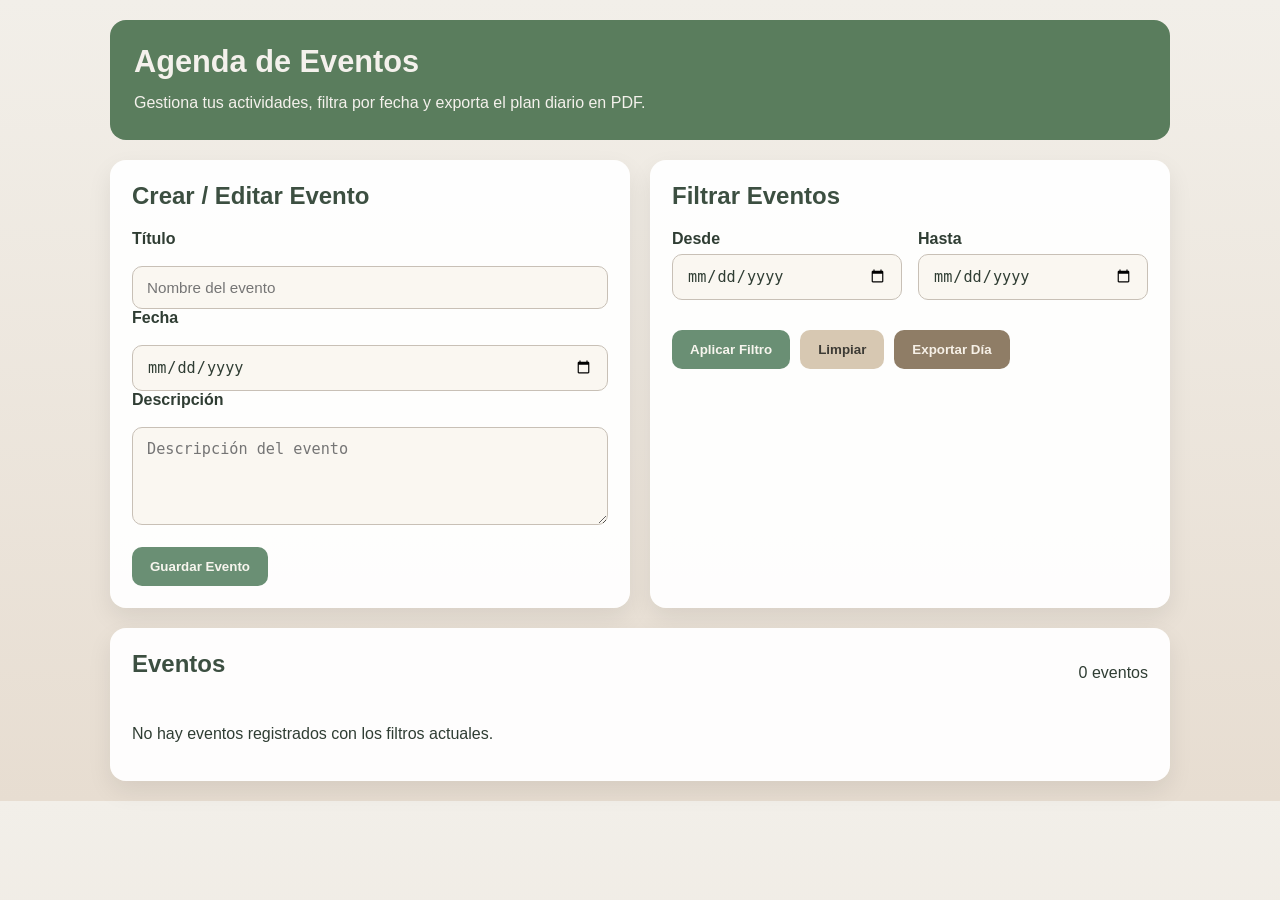
<file: agenda/index.html>
<!DOCTYPE html>
<html lang="es">
<head>
    <meta charset="UTF-8">
    <meta name="viewport" content="width=device-width, initial-scale=1.0">
    <title>Agenda de Eventos</title>
    <link rel="stylesheet" href="css/styles.css">
</head>
<body>
    <div class="container">
        <header class="hero">
            <div>
                <h1>Agenda de Eventos</h1>
                <p>Gestiona tus actividades, filtra por fecha y exporta el plan diario en PDF.</p>
            </div>
        </header>

        <main>
            <section class="panel panel-form">
                <h2>Crear / Editar Evento</h2>
                <form id="evento-form">
                    <input type="hidden" id="evento-id">
                    <label for="titulo">Título</label>
                    <input type="text" id="titulo" placeholder="Nombre del evento" required>

                    <label for="fecha">Fecha</label>
                    <input type="date" id="fecha" required>

                    <label for="descripcion">Descripción</label>
                    <textarea id="descripcion" rows="4" placeholder="Descripción del evento" required></textarea>

                    <div class="form-actions">
                        <button type="submit" class="btn-primary">Guardar Evento</button>
                        <button type="button" id="cancelar-edicion" class="btn-secondary hidden">Cancelar</button>
                    </div>
                </form>
            </section>

            <section class="panel panel-filter">
                <h2>Filtrar Eventos</h2>
                <div class="range-grid">
                    <label>
                        Desde
                        <input type="date" id="filtro-desde">
                    </label>
                    <label>
                        Hasta
                        <input type="date" id="filtro-hasta">
                    </label>
                </div>
                <div class="panel-actions">
                    <button id="boton-filtrar" class="btn-primary">Aplicar Filtro</button>
                    <button id="boton-limpiar" class="btn-secondary">Limpiar</button>
                    <button id="boton-exportar" class="btn-export">Exportar Día</button>
                </div>
            </section>

            <section class="panel panel-list">
                <div class="list-header">
                    <h2>Eventos</h2>
                    <span id="eventos-count">0 eventos</span>
                </div>
                <div id="lista-eventos" class="lista-eventos"></div>
            </section>
        </main>
    </div>
    <script src="js/app.js"></script>
</body>
</html>
</file>
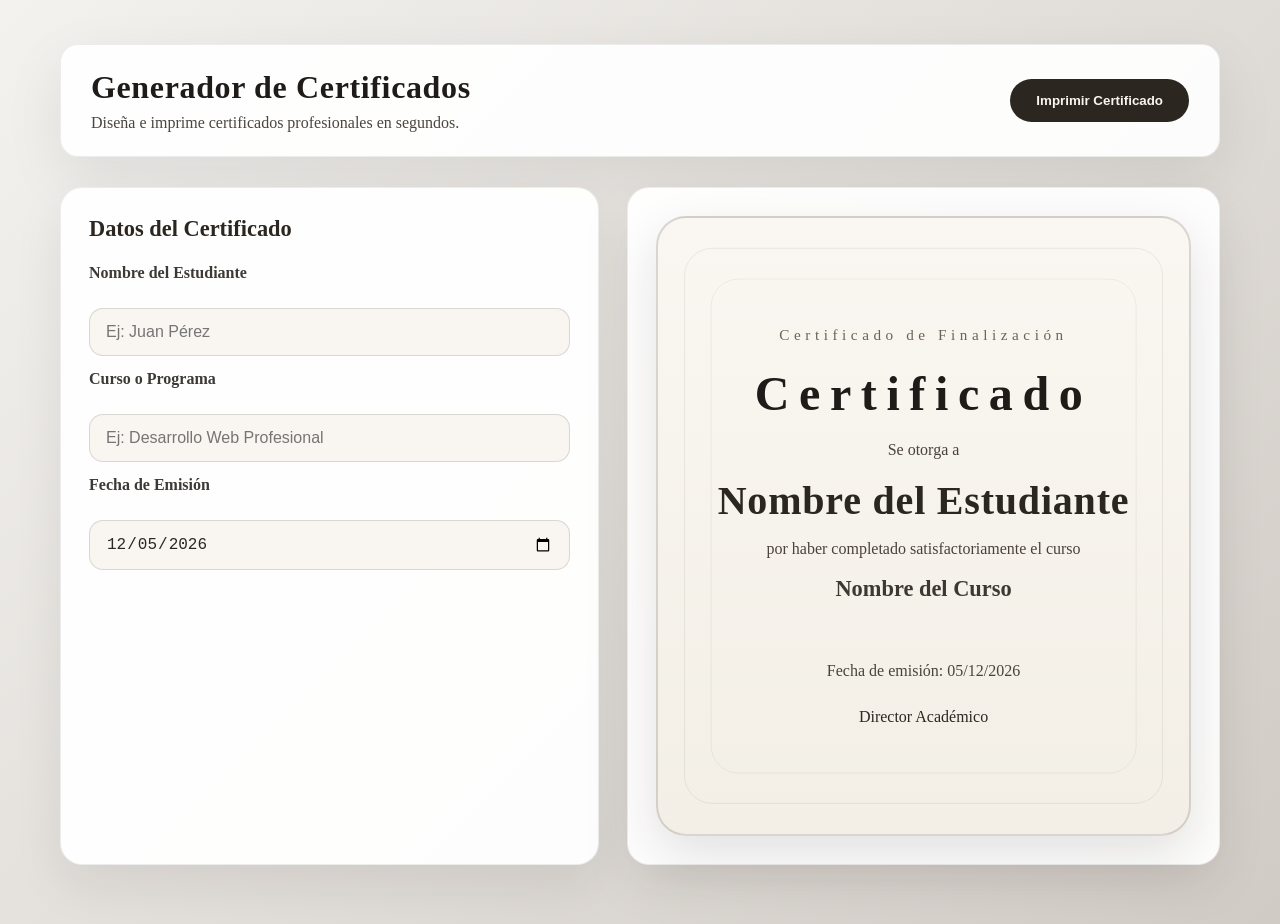
<file: certificados/index.html>
<!DOCTYPE html>
<html lang="es">
<head>
    <meta charset="UTF-8">
    <meta name="viewport" content="width=device-width, initial-scale=1.0">
    <title>Generador de Certificados</title>
    <link rel="stylesheet" href="css/styles.css">
</head>
<body>
    <div class="app-shell">
        <header class="app-header">
            <div>
                <h1>Generador de Certificados</h1>
                <p>Diseña e imprime certificados profesionales en segundos.</p>
            </div>
            <button class="btn" onclick="imprimirCertificado()">Imprimir Certificado</button>
        </header>

        <main class="main-content">
            <section class="form-panel">
                <h2>Datos del Certificado</h2>
                <div class="form-group">
                    <label for="inputNombre">Nombre del Estudiante</label>
                    <input type="text" id="inputNombre" placeholder="Ej: Juan Pérez">
                </div>
                <div class="form-group">
                    <label for="inputCurso">Curso o Programa</label>
                    <input type="text" id="inputCurso" placeholder="Ej: Desarrollo Web Profesional">
                </div>
                <div class="form-group">
                    <label for="inputFecha">Fecha de Emisión</label>
                    <input type="date" id="inputFecha">
                </div>
            </section>

            <section class="preview-panel">
                <div id="certificado" class="certificado">
                    <div class="certificado-legend">Certificado de Finalización</div>
                    <h1>Certificado</h1>
                    <p class="certificado-text">Se otorga a</p>
                    <p id="nombre" class="certificado-nombre">Nombre del Estudiante</p>
                    <p class="certificado-text">por haber completado satisfactoriamente el curso</p>
                    <p id="curso" class="certificado-curso">Nombre del Curso</p>
                    <div class="certificado-footer">
                        <p>Fecha de emisión: <span id="fecha">--/--/----</span></p>
                        <p class="firma">Director Académico</p>
                    </div>
                </div>
            </section>
        </main>
    </div>

    <script src="js/app.js"></script>
</body>
</html>
</file>
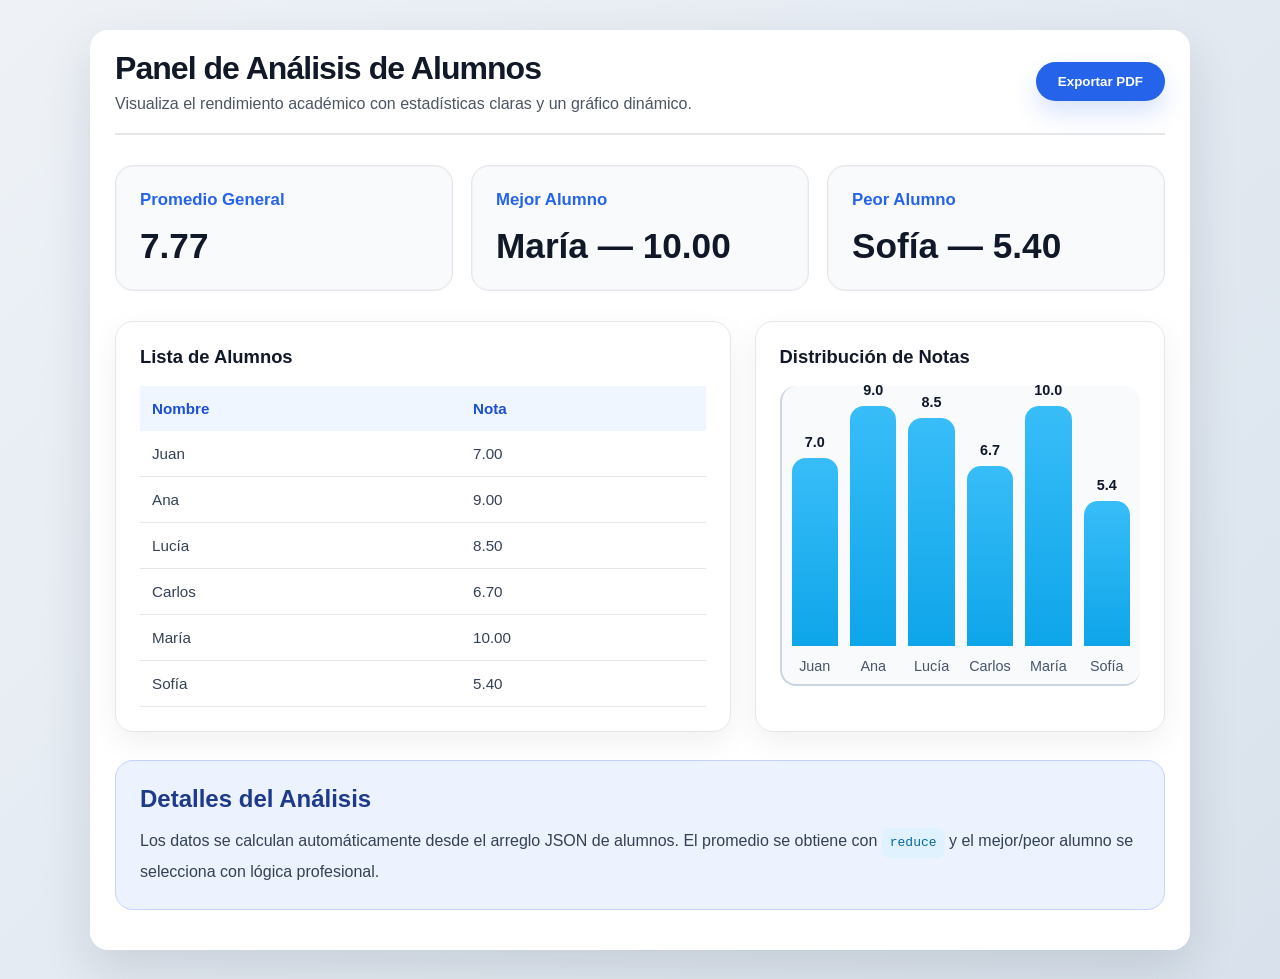
<file: dashboard/index.html>
<!DOCTYPE html>
<html lang="es">
<head>
    <meta charset="UTF-8">
    <meta name="viewport" content="width=device-width, initial-scale=1.0">
    <title>Dashboard de Alumnos</title>
    <link rel="stylesheet" href="css/styles.css">
</head>
<body>
    <div class="dashboard-container">
        <header class="dashboard-header">
            <div>
                <h1>Panel de Análisis de Alumnos</h1>
                <p>Visualiza el rendimiento académico con estadísticas claras y un gráfico dinámico.</p>
            </div>
            <button class="btn btn-print" onclick="imprimirDashboard()">Exportar PDF</button>
        </header>

        <section class="stats-panel">
            <article class="stat-card">
                <h2>Promedio General</h2>
                <p id="promedio">0.00</p>
            </article>
            <article class="stat-card">
                <h2>Mejor Alumno</h2>
                <p id="mejorAlumno">-</p>
            </article>
            <article class="stat-card">
                <h2>Peor Alumno</h2>
                <p id="peorAlumno">-</p>
            </article>
        </section>

        <section class="content-panel">
            <div class="alumnos-card">
                <h2>Lista de Alumnos</h2>
                <table>
                    <thead>
                        <tr>
                            <th>Nombre</th>
                            <th>Nota</th>
                        </tr>
                    </thead>
                    <tbody id="listaAlumnos"></tbody>
                </table>
            </div>

            <div class="grafico-card">
                <h2>Distribución de Notas</h2>
                <div class="grafico" id="graficoNotas"></div>
            </div>
        </section>

        <section class="detalle-panel">
            <div class="detalle-info">
                <h2>Detalles del Análisis</h2>
                <p>Los datos se calculan automáticamente desde el arreglo JSON de alumnos. El promedio se obtiene con <code>reduce</code> y el mejor/peor alumno se selecciona con lógica profesional.</p>
            </div>
        </section>
    </div>

    <script src="js/app.js"></script>
</body>
</html>
</file>
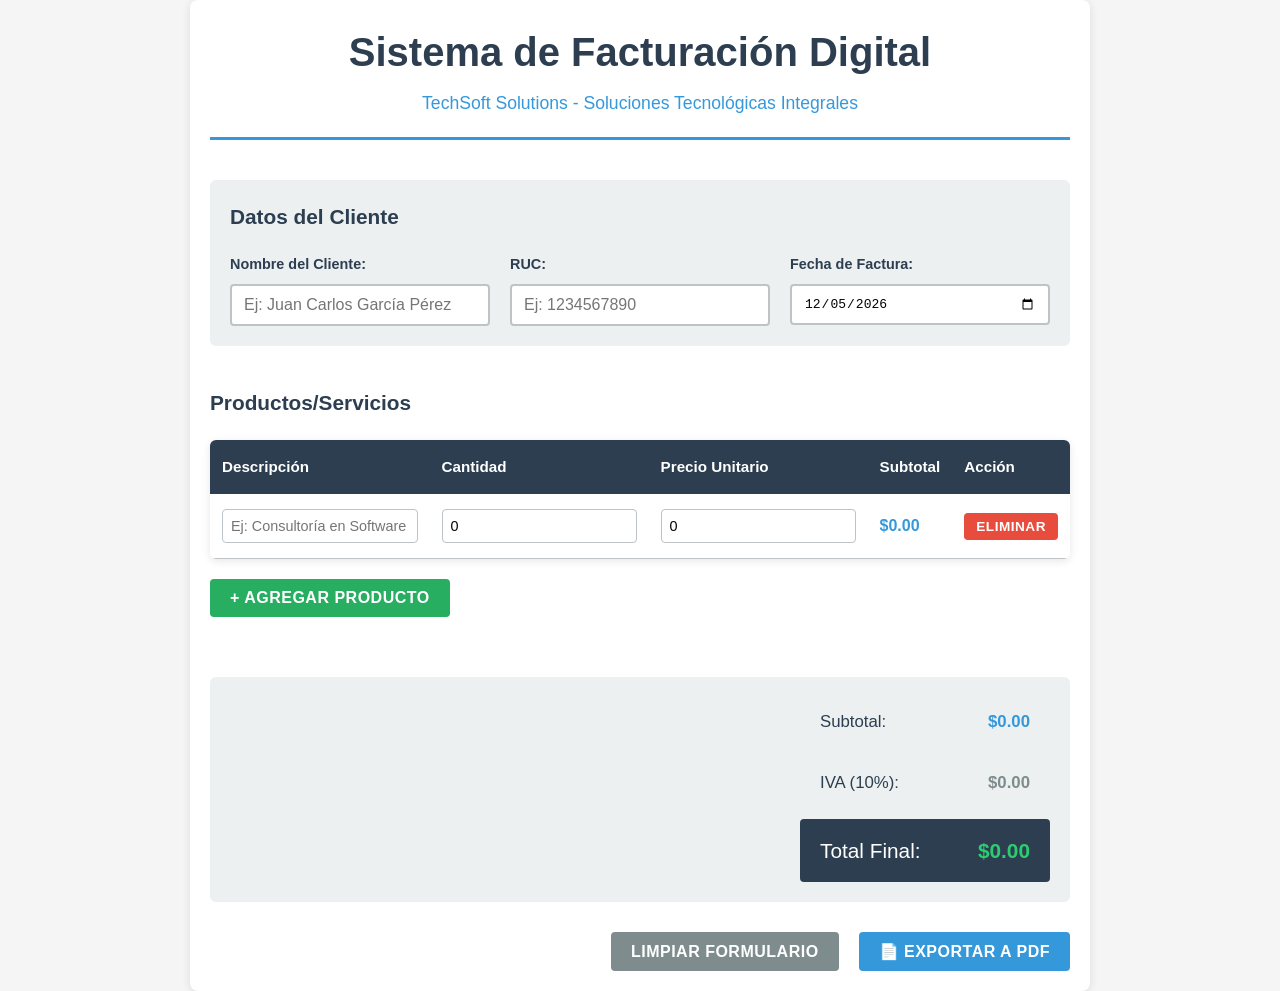
<file: facturacion/index.html>
<!DOCTYPE html>
<html lang="es">
<head>
    <meta charset="UTF-8">
    <meta name="viewport" content="width=device-width, initial-scale=1.0">
    <title>Sistema de Facturación - TechSoft Solutions</title>
    <link rel="stylesheet" href="css/styles.css">
</head>
<body>
    <div class="container">
        <header class="header">
            <h1>Sistema de Facturación Digital</h1>
            <p>TechSoft Solutions - Soluciones Tecnológicas Integrales</p>
        </header>

        <main>
            <section class="form-section">
                <h2>Datos del Cliente</h2>
                <div class="form-group">
                    <div class="form-field">
                        <label for="nombreCliente">Nombre del Cliente:</label>
                        <input type="text" id="nombreCliente" placeholder="Ej: Juan Carlos García Pérez">
                    </div>
                    <div class="form-field">
                        <label for="rucCliente">RUC:</label>
                        <input type="text" id="rucCliente" placeholder="Ej: 1234567890">
                    </div>
                    <div class="form-field">
                        <label for="fechaFactura">Fecha de Factura:</label>
                        <input type="date" id="fechaFactura">
                    </div>
                </div>
            </section>

            <section class="productos-section">
                <h2>Productos/Servicios</h2>
                <div class="table-wrapper">
                    <table id="tablitaProductos">
                        <thead>
                            <tr>
                                <th>Descripción</th>
                                <th>Cantidad</th>
                                <th>Precio Unitario</th>
                                <th>Subtotal</th>
                                <th>Acción</th>
                            </tr>
                        </thead>
                        <tbody id="cuerpoTabla">
                            <!-- Las filas se agregan aquí dinamicamente -->
                        </tbody>
                    </table>
                </div>
                <button class="btn btn-agregar" onclick="agregarFila()">+ Agregar Producto</button>
            </section>

            <section class="totales-section">
                <div class="totales-container">
                    <div class="total-item">
                        <span>Subtotal:</span>
                        <span id="subtotal">$0.00</span>
                    </div>
                    <div class="total-item iva">
                        <span>IVA (10%):</span>
                        <span id="iva">$0.00</span>
                    </div>
                    <div class="total-item total-final">
                        <span>Total Final:</span>
                        <span id="totalFinal">$0.00</span>
                    </div>
                </div>
            </section>

            <div class="botones-acciones">
                <button class="btn btn-limpiar" onclick="limpiarFormulario()">Limpiar Formulario</button>
                <button class="btn btn-imprimir" onclick="imprimirFactura()">📄 Exportar a PDF</button>
            </div>
        </main>
    </div>

    <!-- SECCIÓN DE FACTURA PARA IMPRESIÓN -->
    <div id="factura" class="factura-print">
        <header class="factura-header">
            <div class="empresa-info">
                <h1>TECHSOFT SOLUTIONS</h1>
                <p class="empresa-desc">Soluciones Tecnológicas Integrales</p>
                <p class="empresa-contacto">
                    📍 Av. Tecnológica 123, Centro Empresarial<br>
                    📞 +1-555-0100 | 📧 info@techsoft.com<br>
                    🏢 RUC: 1098765432
                </p>
            </div>
        </header>

        <section class="factura-titulo">
            <h2>FACTURA ELECTRÓNICA</h2>
            <div class="numero-fecha">
                <p><strong>Factura #:</strong> <span id="numeroFactura">001</span></p>
                <p><strong>Fecha:</strong> <span id="fechaFacturaImp">--/--/----</span></p>
            </div>
        </section>

        <section class="cliente-info">
            <h3>Información del Cliente</h3>
            <div class="cliente-datos">
                <p><strong>Nombre:</strong> <span id="nombreClienteImp">---</span></p>
                <p><strong>RUC:</strong> <span id="rucClienteImp">---</span></p>
            </div>
        </section>

        <section class="factura-tabla">
            <table id="tablaFacturaImp">
                <thead>
                    <tr>
                        <th>Descripción</th>
                        <th>Cantidad</th>
                        <th>Precio Unitario</th>
                        <th>Subtotal</th>
                    </tr>
                </thead>
                <tbody id="cuerpoTablaImp">
                    <!-- Se llena dinamicamente -->
                </tbody>
            </table>
        </section>

        <section class="factura-totales">
            <div class="totales-factura">
                <div class="total-row">
                    <span>Subtotal:</span>
                    <span id="subtotalImp">$0.00</span>
                </div>
                <div class="total-row iva-row">
                    <span>IVA (10%):</span>
                    <span id="ivaImp">$0.00</span>
                </div>
                <div class="total-row total-final-row">
                    <span>TOTAL A PAGAR:</span>
                    <span id="totalFinalImp">$0.00</span>
                </div>
            </div>
        </section>

        <footer class="factura-footer">
            <p>Gracias por su compra. Esperamos seguir siendo su socio tecnológico.</p>
            <p class="pie-nota">Este documento es una factura electrónica válida</p>
        </footer>
    </div>

    <script src="js/app.js"></script>
</body>
</html>
</file>
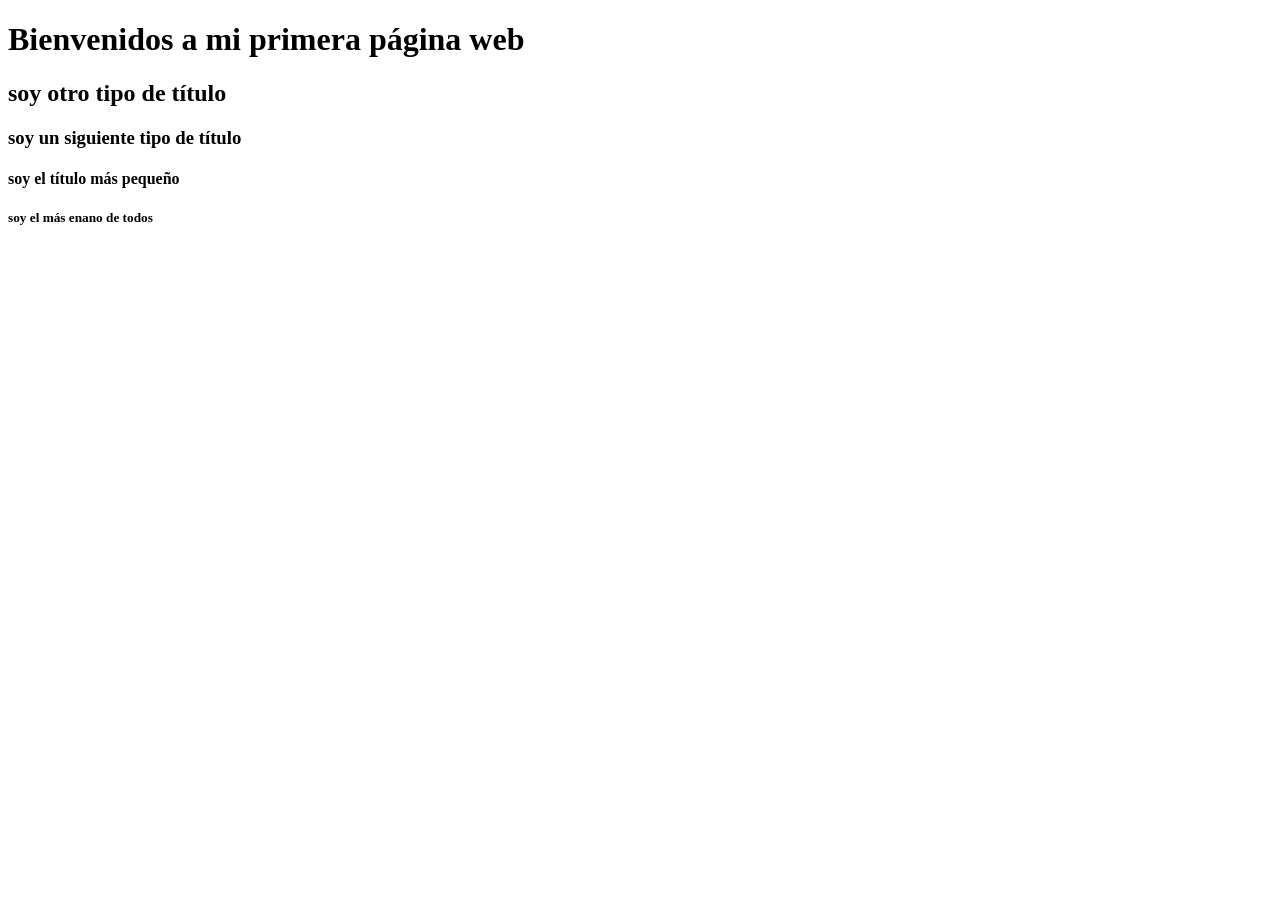
<file: testeo/index.html>
<!doctype html>
<html lang="en">
  <head>
    <meta charset="UTF-8" />
    <meta name="viewport" content="width=device-width, initial-scale=1.0" />
    <title>Mi primera página web</title>
  </head>
  <body>
    <h1>Bienvenidos a mi primera página web</h1>
    <h2>soy otro tipo de título</h2>
    <h3>soy un siguiente tipo de título</h3>
    <h4>soy el título más pequeño</h4>
    <h5>soy el más enano de todos</h5>
  </body>
</html>
</file>
<file: agenda/css/styles.css>
* {
    box-sizing: border-box;
}

body {
    margin: 0;
    font-family: "Segoe UI", Tahoma, Geneva, Verdana, sans-serif;
    background: linear-gradient(180deg, #f2efe9 0%, #e7ddd1 100%);
    color: #2f3d33;
}

.container {
    max-width: 1100px;
    margin: 0 auto;
    padding: 20px;
}

.hero {
    display: flex;
    align-items: center;
    justify-content: space-between;
    background-color: #5a7d5d;
    color: #f4f1ec;
    padding: 24px;
    border-radius: 16px;
    margin-bottom: 20px;
}

.hero h1 {
    margin: 0 0 10px;
    font-size: clamp(1.8rem, 2.4vw, 2.6rem);
}

.hero p {
    margin: 0;
    line-height: 1.6;
    max-width: 640px;
}

main {
    display: grid;
    grid-template-columns: 1fr 1fr;
    gap: 20px;
}

.panel {
    background: rgba(255, 255, 255, 0.95);
    padding: 22px;
    border-radius: 16px;
    box-shadow: 0 10px 25px rgba(0, 0, 0, 0.08);
}

.panel h2 {
    margin-top: 0;
    color: #3c4f41;
}

label {
    display: block;
    margin-bottom: 12px;
    font-weight: 600;
}

input[type="text"],
input[type="date"],
textarea {
    width: 100%;
    padding: 12px 14px;
    border: 1px solid #c8c0b6;
    border-radius: 10px;
    background: #faf7f1;
    color: #2f3d33;
    margin-top: 6px;
    font-size: 0.95rem;
}

textarea {
    resize: vertical;
}

.form-actions,
.panel-actions {
    display: flex;
    flex-wrap: wrap;
    gap: 10px;
    align-items: center;
    margin-top: 18px;
}

.btn-primary,
.btn-secondary,
.btn-export {
    border: none;
    border-radius: 10px;
    padding: 12px 18px;
    font-weight: 700;
    cursor: pointer;
}

.btn-primary {
    background-color: #6a8f74;
    color: #f7f5ee;
}

.btn-primary:hover {
    background-color: #597961;
}

.btn-secondary {
    background-color: #d7c8b2;
    color: #3d3b35;
}

.btn-secondary:hover {
    background-color: #c1b29f;
}

.btn-export {
    background-color: #8f7d66;
    color: #f6f0e7;
}

.btn-export:hover {
    background-color: #7a6a58;
}

.hidden {
    display: none;
}

.range-grid {
    display: grid;
    grid-template-columns: 1fr 1fr;
    gap: 16px;
}

.panel-list {
    grid-column: 1 / -1;
}

.list-header {
    display: flex;
    justify-content: space-between;
    align-items: center;
    gap: 10px;
    margin-bottom: 12px;
}

.lista-eventos {
    display: grid;
    gap: 14px;
}

.evento-card {
    padding: 18px;
    border-radius: 14px;
    border: 1px solid #d8d2c4;
    background-color: #f9f5ef;
}

.evento-card h3 {
    margin: 0 0 8px;
}

.evento-meta {
    display: flex;
    justify-content: space-between;
    gap: 12px;
    flex-wrap: wrap;
    color: #5c5a52;
    font-size: 0.95rem;
}

.evento-card p {
    margin: 14px 0 0;
    line-height: 1.6;
}

.card-actions {
    margin-top: 16px;
    display: flex;
    gap: 10px;
    flex-wrap: wrap;
}

.card-actions button {
    width: fit-content;
}

@media (max-width: 900px) {
    main {
        grid-template-columns: 1fr;
    }

    .panel-list {
        grid-column: auto;
    }
}

@media (max-width: 620px) {
    .hero {
        flex-direction: column;
        text-align: center;
    }

    .range-grid {
        grid-template-columns: 1fr;
    }
}

@media print {
    body {
        background: white;
        color: black;
    }

    .container, .panel {
        box-shadow: none;
        background: white;
        border: none;
    }

    button,
    .form-actions,
    .panel-actions,
    input,
    textarea,
    label {
        display: none !important;
    }

    .evento-card {
        page-break-inside: avoid;
    }
}
</file>
<file: certificados/css/styles.css>
* {
    margin: 0;
    padding: 0;
    box-sizing: border-box;
}

body {
    min-height: 100vh;
    font-family: 'Georgia', 'Times New Roman', serif;
    background: linear-gradient(135deg, #f3f2ef 0%, #d1cbc5 100%);
    color: #2c2a28;
}

.app-shell {
    max-width: 1200px;
    margin: 24px auto;
    padding: 20px;
}

.app-header {
    display: flex;
    justify-content: space-between;
    align-items: center;
    gap: 20px;
    margin-bottom: 30px;
    padding: 24px 30px;
    background: rgba(255, 255, 255, 0.92);
    border: 1px solid rgba(32, 32, 32, 0.08);
    border-radius: 18px;
    box-shadow: 0 20px 60px rgba(18, 18, 18, 0.08);
}

.app-header h1 {
    font-size: 2rem;
    letter-spacing: 0.02em;
    color: #1f1b18;
}

.app-header p {
    margin-top: 8px;
    color: #4b453f;
    font-size: 1rem;
}

.btn {
    border: none;
    padding: 14px 26px;
    border-radius: 999px;
    background: #2c2620;
    color: #f8f5f1;
    font-weight: 700;
    cursor: pointer;
    transition: transform 0.2s ease, background-color 0.2s ease;
}

.btn:hover {
    transform: translateY(-2px);
    background: #443a31;
}

.main-content {
    display: grid;
    grid-template-columns: 1fr 1.1fr;
    gap: 28px;
}

.form-panel,
.preview-panel {
    background: rgba(255, 255, 255, 0.95);
    border-radius: 22px;
    border: 1px solid rgba(32, 32, 32, 0.08);
    box-shadow: 0 20px 50px rgba(22, 18, 15, 0.08);
    padding: 28px;
}

.form-panel h2,
.preview-panel h2 {
    font-size: 1.4rem;
    color: #2c2620;
    margin-bottom: 22px;
}

.form-group {
    display: grid;
    gap: 18px;
    margin-bottom: 14px;
}

.form-group label {
    font-weight: 700;
    color: #3d3a36;
    margin-bottom: 8px;
}

.form-group input {
    width: 100%;
    padding: 14px 16px;
    font-size: 1rem;
    border-radius: 14px;
    border: 1px solid rgba(32, 32, 32, 0.14);
    background: #f9f6f1;
    color: #2c2620;
    transition: border-color 0.2s ease;
}

.form-group input:focus {
    outline: none;
    border-color: #2c2620;
}

.certificado {
    position: relative;
    min-height: 620px;
    padding: 48px 52px;
    border-radius: 30px;
    background: linear-gradient(180deg, #faf7f2 0%, #f3efe6 100%);
    border: 2px solid rgba(44, 38, 32, 0.16);
    box-shadow: 0 18px 50px rgba(33, 27, 21, 0.12);
    display: flex;
    flex-direction: column;
    align-items: center;
    justify-content: center;
    text-align: center;
}

.certificado::before,
.certificado::after {
    content: '';
    position: absolute;
    width: 90%;
    height: 90%;
    border: 1px solid rgba(44, 38, 32, 0.08);
    border-radius: 28px;
    top: 50%;
    left: 50%;
    transform: translate(-50%, -50%);
    pointer-events: none;
}

.certificado::after {
    width: 80%;
    height: 80%;
    border-color: rgba(44, 38, 32, 0.06);
}

.certificado-legend {
    font-size: 0.95rem;
    letter-spacing: 0.3em;
    color: #6e6258;
    margin-bottom: 22px;
}

.certificado h1 {
    font-size: 3rem;
    letter-spacing: 0.2em;
    margin-bottom: 20px;
    color: #1f1b18;
}

.certificado-text {
    font-size: 1rem;
    color: #4a4239;
    margin-bottom: 18px;
}

.certificado-nombre {
    font-size: 2.5rem;
    font-weight: 700;
    letter-spacing: 0.02em;
    margin-bottom: 16px;
    color: #2c2620;
}

.certificado-curso {
    font-size: 1.4rem;
    font-weight: 700;
    margin-bottom: 24px;
    color: #3d3832;
}

.certificado-footer {
    margin-top: 36px;
    width: 100%;
    display: flex;
    flex-direction: column;
    align-items: center;
    gap: 10px;
    color: #4b433b;
}

.certificado-footer p {
    font-size: 1rem;
}

.firma {
    margin-top: 18px;
    font-family: 'Brush Script MT', cursive;
    font-size: 1.5rem;
    color: #2c2620;
}

@media (max-width: 980px) {
    .main-content {
        grid-template-columns: 1fr;
    }
}

@media (max-width: 680px) {
    .app-shell {
        margin: 16px;
    }

    .app-header {
        flex-direction: column;
        align-items: flex-start;
    }

    .certificado {
        min-height: 520px;
        padding: 32px 24px;
    }
}

@media print {
    body * {
        visibility: hidden;
    }

    #certificado, #certificado * {
        visibility: visible;
    }

    #certificado {
        position: absolute;
        left: 0;
        top: 0;
        width: 100%;
        margin: 0;
        box-shadow: none;
        border: 2px solid #4a3f31;
        background: #f8f1e4;
        padding: 36px;
        -webkit-print-color-adjust: exact;
        print-color-adjust: exact;
        color-adjust: exact;
        background-color: #f8f1e4;
    }

    .app-shell, .app-shell * {
        visibility: hidden;
    }

    @page {
        margin: 15mm;
        size: auto;
    }
}
</file>
<file: dashboard/css/styles.css>
* {
    margin: 0;
    padding: 0;
    box-sizing: border-box;
}

body {
    font-family: 'Segoe UI', Tahoma, Geneva, Verdana, sans-serif;
    background: linear-gradient(135deg, #eef2f7 0%, #d9e2ec 100%);
    color: #1f2937;
}

.dashboard-container {
    max-width: 1100px;
    margin: 30px auto;
    padding: 20px 25px 40px;
    background: #ffffff;
    border-radius: 18px;
    box-shadow: 0 20px 50px rgba(15, 23, 42, 0.12);
}

.dashboard-header {
    display: flex;
    justify-content: space-between;
    align-items: center;
    gap: 20px;
    padding-bottom: 20px;
    border-bottom: 2px solid #e5e7eb;
}

.dashboard-header h1 {
    font-size: 2rem;
    letter-spacing: -0.03em;
    color: #111827;
}

.dashboard-header p {
    margin-top: 8px;
    color: #4b5563;
    max-width: 600px;
}

.btn {
    padding: 12px 22px;
    border: none;
    border-radius: 999px;
    font-weight: 700;
    cursor: pointer;
    transition: transform 0.25s ease, box-shadow 0.25s ease, background-color 0.25s ease;
}

.btn-print {
    background: #2563eb;
    color: white;
    box-shadow: 0 12px 24px rgba(37, 99, 235, 0.18);
}

.btn-print:hover {
    transform: translateY(-2px);
    background: #1d4ed8;
}

.stats-panel {
    display: grid;
    grid-template-columns: repeat(3, minmax(0, 1fr));
    gap: 18px;
    margin: 30px 0;
}

.stat-card {
    background: #f8fafc;
    padding: 24px;
    border-radius: 18px;
    border: 1px solid #e5e7eb;
    box-shadow: inset 0 0 0 1px rgba(15, 23, 42, 0.03);
}

.stat-card h2 {
    font-size: 1.05rem;
    color: #2563eb;
    margin-bottom: 16px;
}

.stat-card p {
    font-size: 2.2rem;
    font-weight: 700;
    color: #111827;
}

.content-panel {
    display: grid;
    grid-template-columns: 1.5fr 1fr;
    gap: 24px;
}

.alumnos-card,
.grafico-card {
    background: #ffffff;
    border-radius: 18px;
    border: 1px solid #e5e7eb;
    padding: 24px;
    box-shadow: 0 10px 30px rgba(15, 23, 42, 0.06);
}

.alumnos-card h2,
.grafico-card h2 {
    font-size: 1.15rem;
    color: #111827;
    margin-bottom: 18px;
}

table {
    width: 100%;
    border-collapse: collapse;
    font-size: 0.95rem;
}

thead th {
    text-align: left;
    padding: 14px 12px;
    background: #eff6ff;
    color: #1d4ed8;
    font-weight: 700;
}

tbody tr {
    border-bottom: 1px solid #e5e7eb;
}

tbody td {
    padding: 14px 12px;
    color: #334155;
}

.barra-chart {
    display: flex;
    align-items: flex-end;
    justify-content: space-between;
    gap: 12px;
    height: 300px;
    padding: 20px 10px 10px;
    border-left: 2px solid #cbd5e1;
    border-bottom: 2px solid #cbd5e1;
    background: #f8fafc;
    border-radius: 16px;
}

.barra-wrap {
    display: flex;
    flex-direction: column;
    align-items: center;
    justify-content: flex-end;
    height: 100%;
    width: 100%;
    max-width: 70px;
}

.barra {
    width: 100%;
    background: linear-gradient(180deg, #38bdf8 0%, #0ea5e9 100%);
    border-radius: 14px 14px 0 0;
    transition: height 0.5s ease;
    position: relative;
}

.barra::after {
    content: attr(data-value);
    position: absolute;
    top: -24px;
    left: 50%;
    transform: translateX(-50%);
    font-size: 0.9rem;
    color: #0f172a;
    font-weight: 700;
}

.barra-label {
    margin-top: 12px;
    text-align: center;
    font-size: 0.9rem;
    color: #475569;
}

.grafico-card .grafico-title {
    font-size: 0.95rem;
    color: #475569;
    margin-bottom: 14px;
}

.detalle-panel {
    margin-top: 28px;
}

.detalle-info {
    background: #edf2ff;
    border-radius: 18px;
    padding: 24px;
    border: 1px solid #c7d2fe;
}

.detalle-info h2 {
    margin-bottom: 14px;
    color: #1e3a8a;
}

.detalle-info p {
    color: #334155;
    line-height: 1.7;
}

code {
    display: inline-block;
    background: #e0f2fe;
    color: #0369a1;
    padding: 4px 8px;
    border-radius: 8px;
}

@media (max-width: 980px) {
    .content-panel {
        grid-template-columns: 1fr;
    }
}

@media (max-width: 680px) {
    .dashboard-container {
        margin: 16px;
        padding: 18px;
    }

    .dashboard-header {
        flex-direction: column;
        align-items: flex-start;
    }

    .stats-panel {
        grid-template-columns: 1fr;
    }
}

@media print {
    body * {
        visibility: hidden;
    }

    .dashboard-container, .dashboard-container * {
        visibility: visible;
    }

    .dashboard-container {
        margin: 0;
        box-shadow: none;
        border-radius: 0;
    }

    button {
        display: none;
    }

    @page {
        margin: 12mm;
    }
}
</file>
<file: facturacion/css/styles.css>
* {
    margin: 0;
    padding: 0;
    box-sizing: border-box;
}

:root {
    --primary-color: #2c3e50;
    --secondary-color: #3498db;
    --accent-color: #e74c3c;
    --success-color: #27ae60;
    --light-bg: #ecf0f1;
    --border-color: #bdc3c7;
    --text-dark: #2c3e50;
    --text-light: #7f8c8d;
}

body {
    font-family: 'Segoe UI', Tahoma, Geneva, Verdana, sans-serif;
    background-color: #f5f5f5;
    color: var(--text-dark);
    line-height: 1.6;
}

.container {
    max-width: 900px;
    margin: 0 auto;
    padding: 20px;
    background-color: white;
    box-shadow: 0 2px 10px rgba(0, 0, 0, 0.1);
    border-radius: 8px;
}

/* HEADER */
.header {
    text-align: center;
    margin-bottom: 40px;
    padding-bottom: 20px;
    border-bottom: 3px solid var(--secondary-color);
}

.header h1 {
    font-size: 2.5em;
    color: var(--primary-color);
    margin-bottom: 5px;
    font-weight: 600;
}

.header p {
    color: var(--secondary-color);
    font-size: 1.1em;
    font-weight: 500;
}

/* FORMULARIO */
.form-section {
    margin-bottom: 40px;
    background-color: var(--light-bg);
    padding: 20px;
    border-radius: 6px;
}

.form-section h2 {
    color: var(--primary-color);
    margin-bottom: 20px;
    font-size: 1.3em;
}

.form-group {
    display: grid;
    grid-template-columns: repeat(auto-fit, minmax(250px, 1fr));
    gap: 20px;
}

.form-field {
    display: flex;
    flex-direction: column;
}

.form-field label {
    font-weight: 600;
    margin-bottom: 8px;
    color: var(--primary-color);
    font-size: 0.9em;
}

.form-field input {
    padding: 10px 12px;
    border: 2px solid var(--border-color);
    border-radius: 4px;
    font-size: 1em;
    transition: all 0.3s ease;
    background-color: white;
}

.form-field input:focus {
    outline: none;
    border-color: var(--secondary-color);
    box-shadow: 0 0 5px rgba(52, 152, 219, 0.3);
}

/* TABLA DE PRODUCTOS */
.productos-section {
    margin-bottom: 40px;
}

.productos-section h2 {
    color: var(--primary-color);
    margin-bottom: 20px;
    font-size: 1.3em;
}

.table-wrapper {
    overflow-x: auto;
    margin-bottom: 20px;
    border-radius: 6px;
    box-shadow: 0 2px 8px rgba(0, 0, 0, 0.1);
}

table {
    width: 100%;
    border-collapse: collapse;
    background-color: white;
}

thead {
    background-color: var(--primary-color);
    color: white;
}

thead th {
    padding: 15px 12px;
    text-align: left;
    font-weight: 600;
    font-size: 0.95em;
}

tbody tr {
    border-bottom: 1px solid var(--border-color);
    transition: background-color 0.2s ease;
}

tbody tr:hover {
    background-color: #f9f9f9;
}

tbody td {
    padding: 15px 12px;
    vertical-align: middle;
}

tbody input {
    width: 100%;
    padding: 8px;
    border: 1px solid var(--border-color);
    border-radius: 4px;
    font-size: 0.9em;
    font-family: inherit;
}

tbody input:focus {
    outline: none;
    border-color: var(--secondary-color);
    box-shadow: 0 0 3px rgba(52, 152, 219, 0.3);
}

.subtotal-celda {
    font-weight: 600;
    color: var(--secondary-color);
}

/* BOTONES */
.btn {
    padding: 10px 20px;
    border: none;
    border-radius: 4px;
    font-size: 1em;
    font-weight: 600;
    cursor: pointer;
    transition: all 0.3s ease;
    text-transform: uppercase;
    letter-spacing: 0.5px;
}

.btn-agregar {
    background-color: var(--success-color);
    color: white;
    display: inline-block;
    margin-bottom: 20px;
}

.btn-agregar:hover {
    background-color: #229954;
    transform: translateY(-2px);
    box-shadow: 0 4px 8px rgba(39, 174, 96, 0.3);
}

.btn-eliminar {
    background-color: var(--accent-color);
    color: white;
    padding: 6px 12px;
    font-size: 0.85em;
}

.btn-eliminar:hover {
    background-color: #c0392b;
}

.btn-limpiar {
    background-color: var(--text-light);
    color: white;
    margin-right: 10px;
}

.btn-limpiar:hover {
    background-color: #5d6d7b;
}

.btn-imprimir {
    background-color: var(--secondary-color);
    color: white;
}

.btn-imprimir:hover {
    background-color: #2980b9;
    transform: translateY(-2px);
    box-shadow: 0 4px 8px rgba(52, 152, 219, 0.3);
}

/* TOTALES */
.totales-section {
    background-color: var(--light-bg);
    padding: 20px;
    border-radius: 6px;
    margin-bottom: 30px;
}

.totales-container {
    display: flex;
    flex-direction: column;
    align-items: flex-end;
    gap: 10px;
}

.total-item {
    display: flex;
    justify-content: space-between;
    min-width: 250px;
    padding: 12px 20px;
    font-size: 1.05em;
    font-weight: 500;
}

.total-item span:first-child {
    margin-right: 40px;
    color: var(--text-dark);
}

.total-item span:last-child {
    color: var(--secondary-color);
    font-weight: 700;
}

.total-item.iva {
    color: var(--text-light);
    font-weight: 500;
}

.total-item.iva span:last-child {
    color: var(--text-light);
}

.total-item.total-final {
    background-color: var(--primary-color);
    color: white;
    border-radius: 4px;
    font-size: 1.3em;
    padding: 15px 20px;
}

.total-item.total-final span:first-child {
    color: white;
}

.total-item.total-final span:last-child {
    color: #2ecc71;
}

/* BOTONES ACCIONES */
.botones-acciones {
    display: flex;
    gap: 10px;
    justify-content: flex-end;
    margin-top: 30px;
}

/* FACTURA PARA IMPRESIÓN */
.factura-print {
    display: none;
    padding: 40px;
    background-color: white;
    color: var(--text-dark);
}

.factura-header {
    text-align: center;
    margin-bottom: 30px;
    padding-bottom: 20px;
    border-bottom: 2px solid var(--primary-color);
}

.empresa-info h1 {
    font-size: 2em;
    color: var(--primary-color);
    margin-bottom: 5px;
    font-weight: 700;
}

.empresa-desc {
    font-size: 1.1em;
    color: var(--secondary-color);
    margin-bottom: 10px;
    font-weight: 500;
}

.empresa-contacto {
    font-size: 0.9em;
    color: var(--text-light);
    line-height: 1.6;
}

.factura-titulo {
    display: flex;
    justify-content: space-between;
    align-items: center;
    margin-bottom: 30px;
    padding-bottom: 15px;
    border-bottom: 1px solid var(--border-color);
}

.factura-titulo h2 {
    font-size: 1.8em;
    color: var(--primary-color);
}

.numero-fecha {
    text-align: right;
    font-size: 0.95em;
}

.numero-fecha p {
    margin: 5px 0;
}

.cliente-info {
    margin-bottom: 30px;
    background-color: var(--light-bg);
    padding: 15px;
    border-radius: 4px;
}

.cliente-info h3 {
    color: var(--primary-color);
    margin-bottom: 10px;
}

.cliente-datos {
    display: grid;
    grid-template-columns: repeat(2, 1fr);
    gap: 15px;
}

.cliente-datos p {
    font-size: 0.95em;
}

.factura-tabla {
    margin: 30px 0;
    overflow: auto;
}

.factura-tabla table {
    width: 100%;
    border-collapse: collapse;
}

.factura-tabla thead {
    background-color: var(--primary-color);
    color: white;
}

.factura-tabla th {
    padding: 12px;
    text-align: left;
    font-weight: 600;
}

.factura-tabla td {
    padding: 12px;
    border-bottom: 1px solid var(--border-color);
}

.factura-tabla tbody tr:last-child td {
    border-bottom: 2px solid var(--primary-color);
}

.factura-totales {
    margin: 30px 0;
    display: flex;
    justify-content: flex-end;
}

.totales-factura {
    width: 100%;
    max-width: 350px;
}

.total-row {
    display: flex;
    justify-content: space-between;
    padding: 10px 0;
    border-bottom: 1px solid var(--border-color);
    font-size: 1em;
}

.total-row span:first-child {
    font-weight: 600;
    color: var(--text-dark);
}

.total-row span:last-child {
    text-align: right;
    font-weight: 500;
    min-width: 100px;
}

.iva-row {
    color: var(--text-light);
}

.total-final-row {
    padding: 15px 0;
    font-size: 1.3em;
    border: none;
    border-top: 2px solid var(--primary-color);
}

.total-final-row span:first-child {
    color: var(--primary-color);
}

.total-final-row span:last-child {
    color: #2ecc71;
    font-weight: 700;
}

.factura-footer {
    margin-top: 40px;
    padding-top: 20px;
    border-top: 2px solid var(--border-color);
    text-align: center;
    color: var(--text-light);
    font-size: 0.9em;
}

.pie-nota {
    margin-top: 10px;
    font-style: italic;
    color: #95a5a6;
}

/* MEDIA QUERY PARA IMPRESIÓN */
@media print {
    body * {
        visibility: hidden;
    }

    #factura, #factura * {
        visibility: visible;
    }

    #factura {
        position: absolute;
        left: 0;
        top: 0;
        width: 100%;
        height: 100%;
        background-color: white;
        box-shadow: none;
        padding: 20px;
    }

    @page {
        margin: 10mm;
    }

    body {
        margin: 0;
        padding: 0;
    }
}

/* RESPONSIVE */
@media (max-width: 768px) {
    .container {
        padding: 15px;
    }

    .header h1 {
        font-size: 1.8em;
    }

    .form-group {
        grid-template-columns: 1fr;
    }

    .totales-container {
        align-items: flex-end;
    }

    .botones-acciones {
        flex-direction: column;
    }

    .btn {
        width: 100%;
    }

    .cliente-datos {
        grid-template-columns: 1fr;
    }

    .factura-titulo {
        flex-direction: column;
        align-items: flex-start;
    }

    .numero-fecha {
        text-align: left;
        margin-top: 10px;
    }
}
</file>
